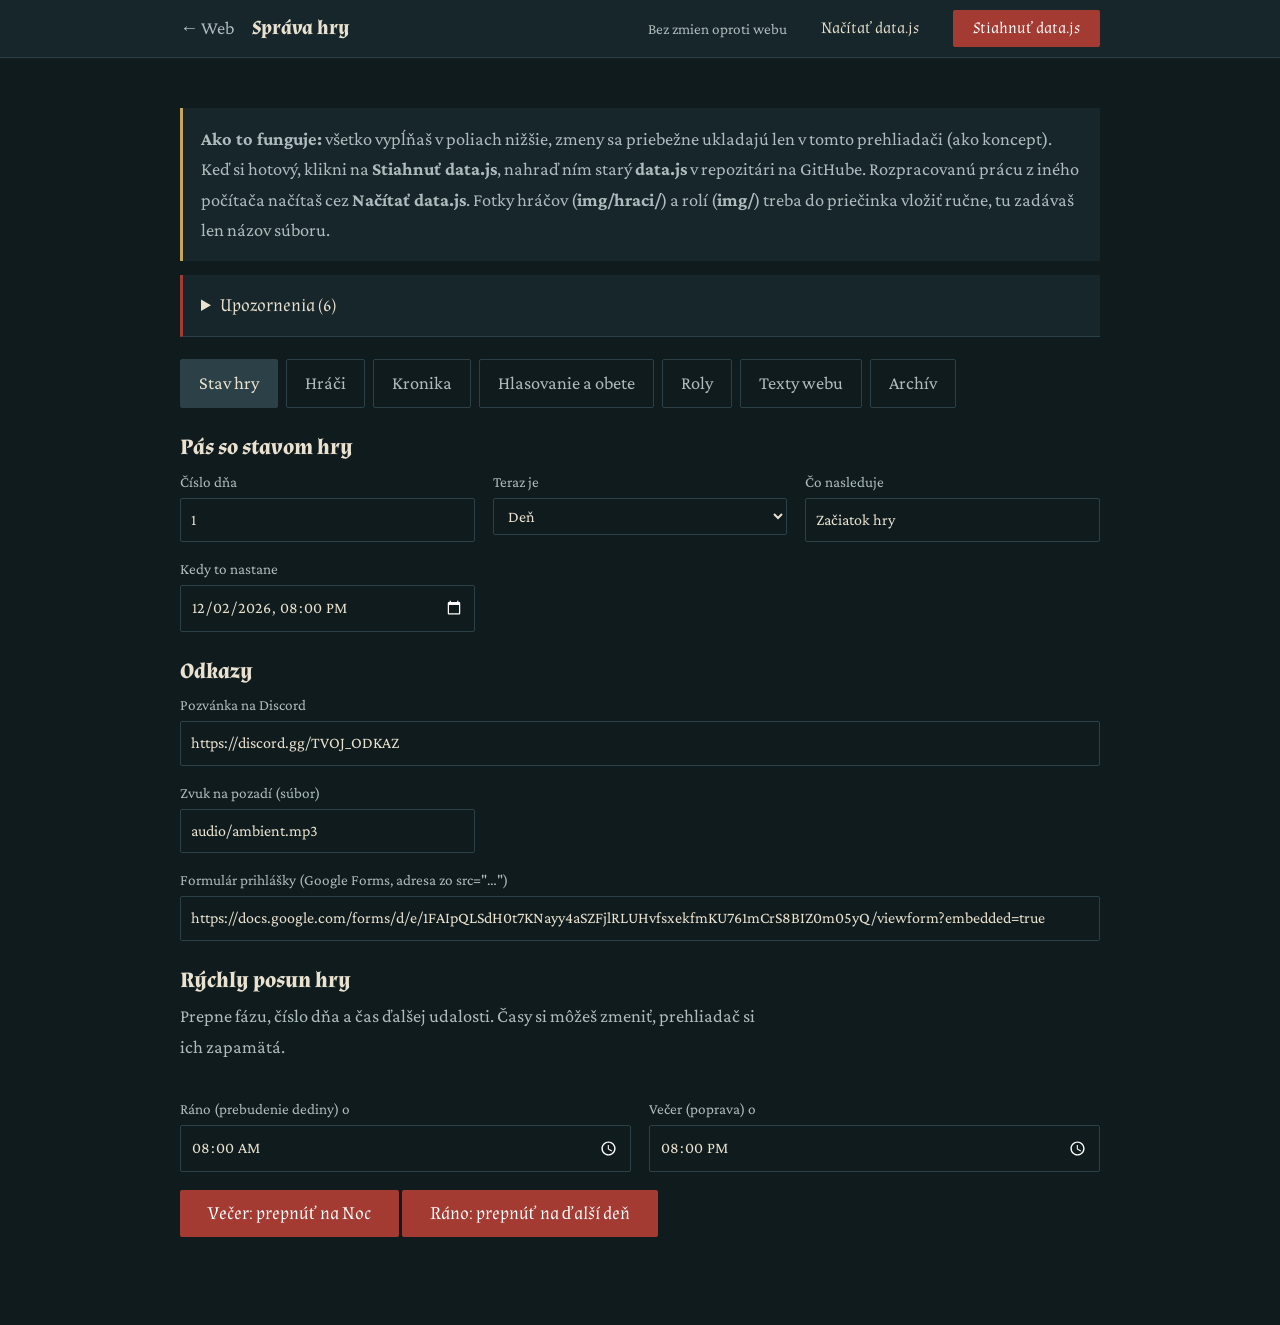
<file: admin.html>
<!DOCTYPE html>
<html lang="sk">
<head>
<meta charset="utf-8">
<meta name="viewport" content="width=device-width, initial-scale=1">
<meta name="robots" content="noindex, nofollow">
<title>Správa – Santosville</title>
<link rel="icon" href="data:image/svg+xml,<svg xmlns=%27http://www.w3.org/2000/svg%27 viewBox=%270 0 100 100%27><text y=%27.9em%27 font-size=%2790%27>🌕</text></svg>">
<link rel="preconnect" href="https://fonts.googleapis.com">
<link rel="preconnect" href="https://fonts.gstatic.com" crossorigin>
<link href="https://fonts.googleapis.com/css2?family=Almendra:ital,wght@0,400;0,700;1,400&family=Crimson+Pro:wght@400;600&display=swap" rel="stylesheet">
<link rel="stylesheet" href="style.css">
<script src="data.js"></script>
<script src="admin.js"></script>
</head>
<body class="admin">

<div class="admin-bar">
  <div class="wrap">
    <a class="logo" href="index.html">&larr; Web</a>
    <b>Správa hry</b>
    <span id="a-stav" class="a-stav">Bez zmien</span>
    <button type="button" class="btn druhy" id="a-nacitat">Načítať data.js</button>
    <input type="file" id="a-subor" accept=".js,text/javascript" hidden>
    <button type="button" class="btn" id="a-stiahnut">Stiahnuť data.js</button>
  </div>
</div>

<section class="prvy-radok" style="border-top:0">
  <div class="wrap">
    <div class="poznamka" id="a-navod">
      <b>Ako to funguje:</b> všetko vypĺňaš v poliach nižšie, zmeny sa priebežne ukladajú len v tomto prehliadači (ako koncept).
      Keď si hotový, klikni na <b>Stiahnuť data.js</b>, nahraď ním starý <b>data.js</b> v repozitári na GitHube. Rozpracovanú prácu z iného počítača načítaš cez <b>Načítať data.js</b>.
      Fotky hráčov (<b>img/hraci/</b>) a rolí (<b>img/</b>) treba do priečinka vložiť ručne, tu zadávaš len názov súboru.
    </div>
    <div class="poznamka" id="a-koncept" hidden>
      Načítal sa tvoj rozpracovaný koncept z tohto prehliadača.
      <button type="button" class="zmaz" id="a-zahodit">Zahodiť koncept a načítať dáta z webu</button>
    </div>
    <details class="poznamka kontrola" id="a-kontrola" hidden></details>
    <div class="a-taby" id="a-taby" role="tablist"></div>
    <div id="a-panel"></div>
    <datalist id="a-hraci"></datalist>
    <datalist id="a-roly"></datalist>
  </div>
</section>

</body>
</html>
</file>
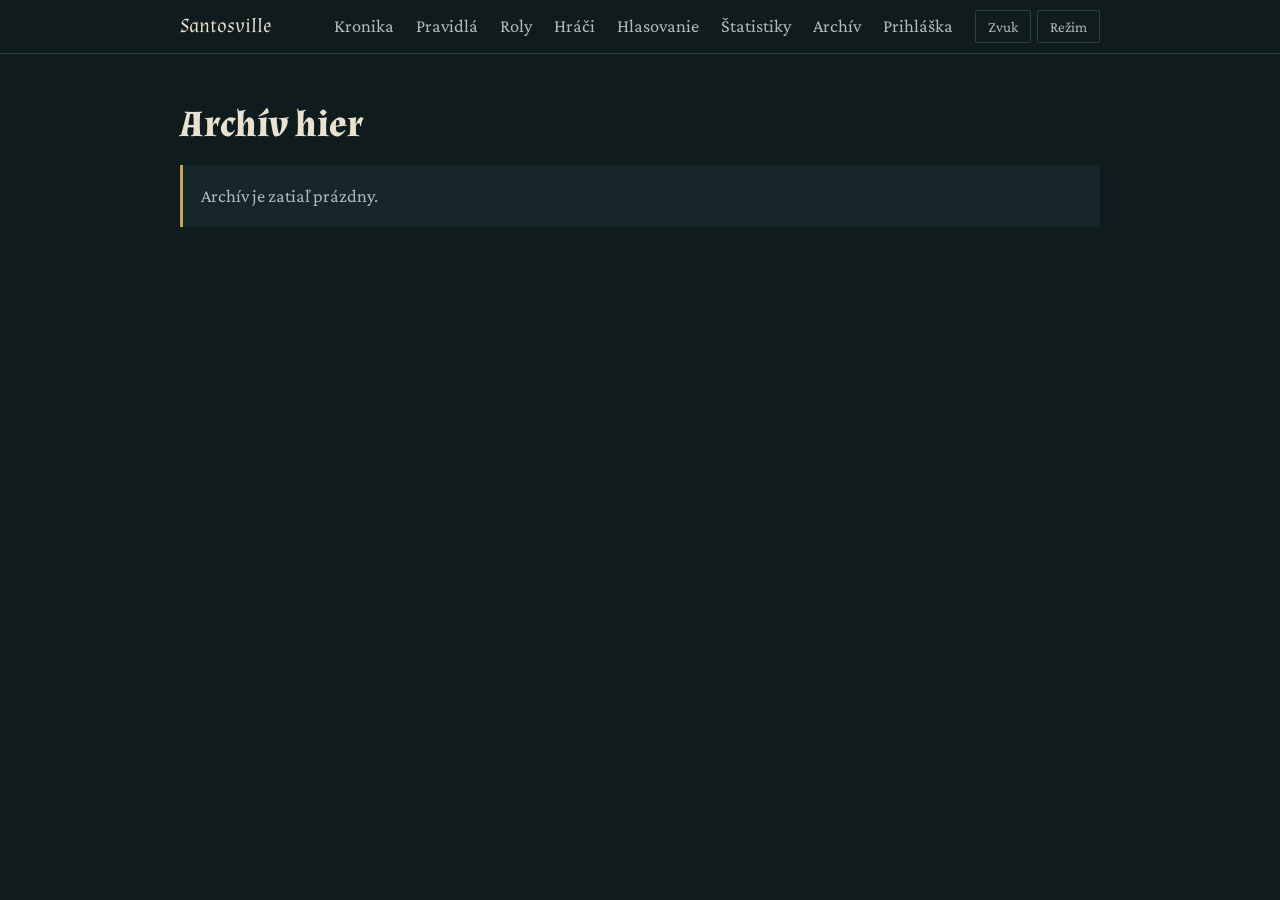
<file: archiv.html>
<!DOCTYPE html>
<html lang="sk">
<head>
<meta charset="utf-8">
<meta name="viewport" content="width=device-width, initial-scale=1">
<title>Archív – Santosville</title>
<link rel="icon" href="data:image/svg+xml,<svg xmlns=%27http://www.w3.org/2000/svg%27 viewBox=%270 0 100 100%27><text y=%27.9em%27 font-size=%2790%27>🌕</text></svg>">
<link rel="preconnect" href="https://fonts.googleapis.com">
<link rel="preconnect" href="https://fonts.gstatic.com" crossorigin>
<link href="https://fonts.googleapis.com/css2?family=Almendra:ital,wght@0,400;0,700;1,400&family=Crimson+Pro:wght@400;600&display=swap" rel="stylesheet">
<link rel="stylesheet" href="style.css">
<script src="data.js"></script>
<script src="app.js"></script>
</head>
<body>
<div id="nav"></div>
<section class="prvy-radok" style="border-top:0">
  <div class="wrap">
    <h2>Archív hier</h2>
    <!-- <p class="lead">Odohrané kolá, najnovšie navrchu. Pridávaš ich do <b>data.js</b> (zoznam ARCHIV).</p> -->
        <div id="exp-nastroj" class="poznamka" hidden>
      <b>Nástroj pre moderátora:</b> vytvorí záznam z aktuálnej hry (hráči, roly, hlasy).
      <p><button type="button" class="btn" id="exp-btn">Vytvoriť záznam z aktuálnej hry</button></p>
      <p><button type="button" class="btn druhy" id="zaloha-btn">Stiahnuť zálohu všetkých dát</button></p>
      <p id="exp-info"></p>
      <textarea id="exp-out" rows="14" readonly hidden></textarea>
    </div>
    <div id="archiv"></div>
  </div>
</section>
</body>
</html>
</file>
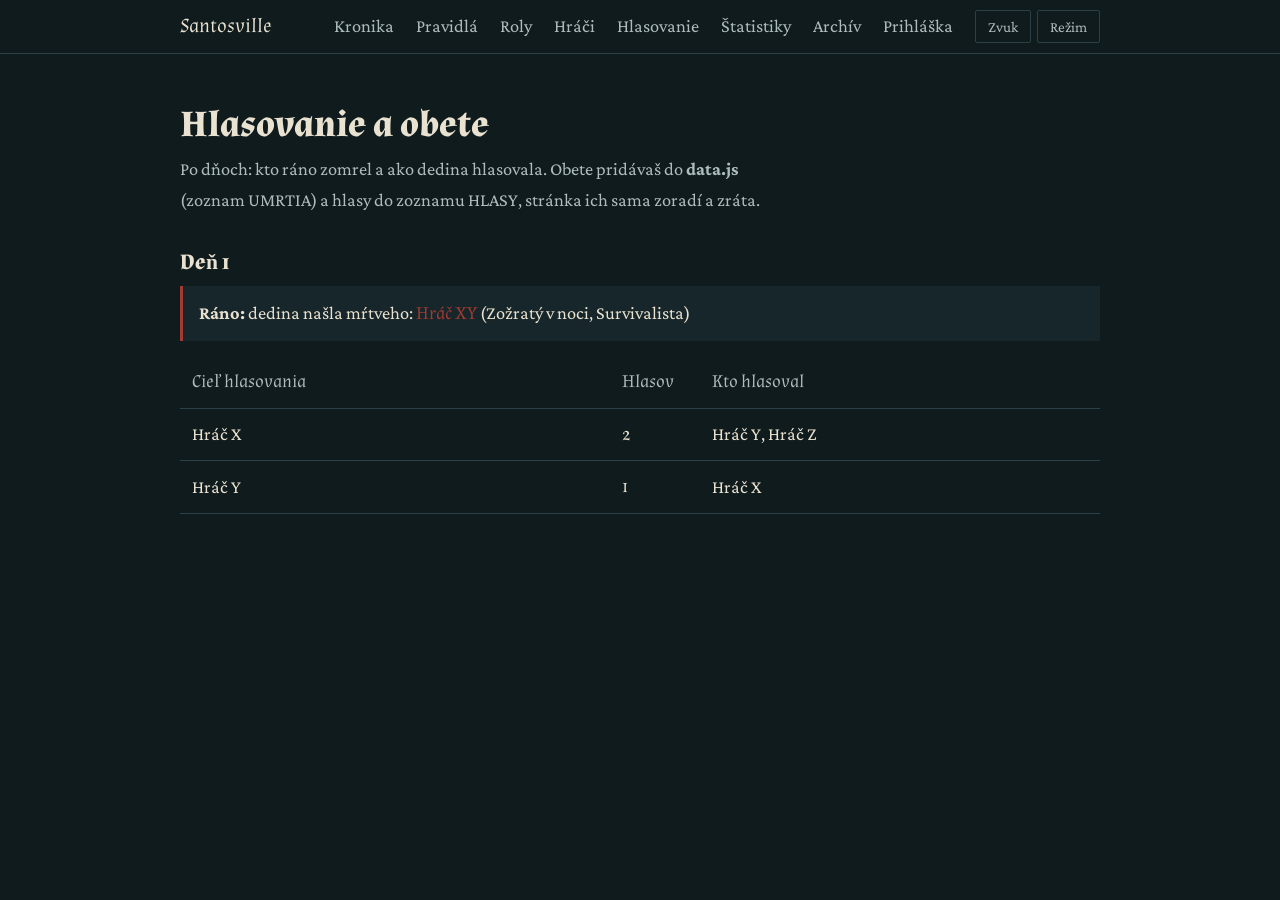
<file: hlasovanie.html>
<!DOCTYPE html>
<html lang="sk">
<head>
<meta charset="utf-8">
<meta name="viewport" content="width=device-width, initial-scale=1">
<title>Hlasovanie – Santosville</title>
<link rel="icon" href="data:image/svg+xml,<svg xmlns=%27http://www.w3.org/2000/svg%27 viewBox=%270 0 100 100%27><text y=%27.9em%27 font-size=%2790%27>🌕</text></svg>">
<link rel="preconnect" href="https://fonts.googleapis.com">
<link rel="preconnect" href="https://fonts.gstatic.com" crossorigin>
<link href="https://fonts.googleapis.com/css2?family=Almendra:ital,wght@0,400;0,700;1,400&family=Crimson+Pro:wght@400;600&display=swap" rel="stylesheet">
<link rel="stylesheet" href="style.css">
<script src="data.js"></script>
<script src="app.js"></script>
</head>
<body>
<div id="nav"></div>
<section class="prvy-radok" style="border-top:0">
  <div class="wrap">
    <h2>Hlasovanie a obete</h2>
    <p class="lead">Po dňoch: kto ráno zomrel a ako dedina hlasovala. Obete pridávaš do <b>data.js</b> (zoznam UMRTIA) a hlasy do zoznamu HLASY, stránka ich sama zoradí a zráta.</p>
    <div id="hlasy"></div>
  </div>
</section>
</body>
</html>
</file>
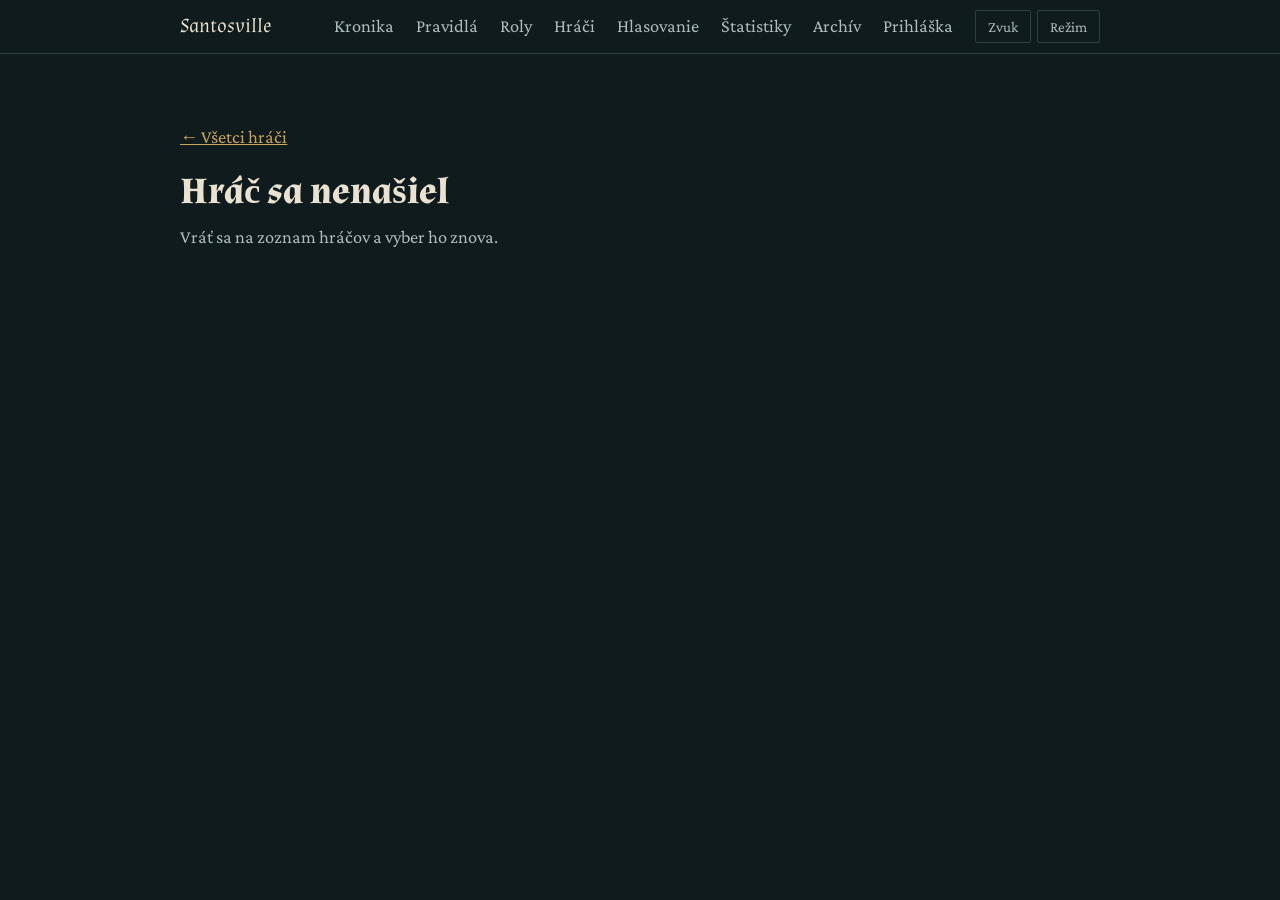
<file: hrac.html>
<!DOCTYPE html>
<html lang="sk">
<head>
<meta charset="utf-8">
<meta name="viewport" content="width=device-width, initial-scale=1">
<title>Profil hráča – Santosville</title>
<link rel="icon" href="data:image/svg+xml,<svg xmlns=%27http://www.w3.org/2000/svg%27 viewBox=%270 0 100 100%27><text y=%27.9em%27 font-size=%2790%27>🌕</text></svg>">
<link rel="preconnect" href="https://fonts.googleapis.com">
<link rel="preconnect" href="https://fonts.gstatic.com" crossorigin>
<link href="https://fonts.googleapis.com/css2?family=Almendra:ital,wght@0,400;0,700;1,400&family=Crimson+Pro:wght@400;600&display=swap" rel="stylesheet">
<link rel="stylesheet" href="style.css">
<script src="data.js"></script>
<script src="app.js"></script>
</head>
<body>
<div id="nav"></div>
<section class="prvy-radok" style="border-top:0">
  <div class="wrap">
    <p><a href="hraci.html">&larr; Všetci hráči</a></p>
    <div id="profil"></div>
  </div>
</section>
</body>
</html>
</file>
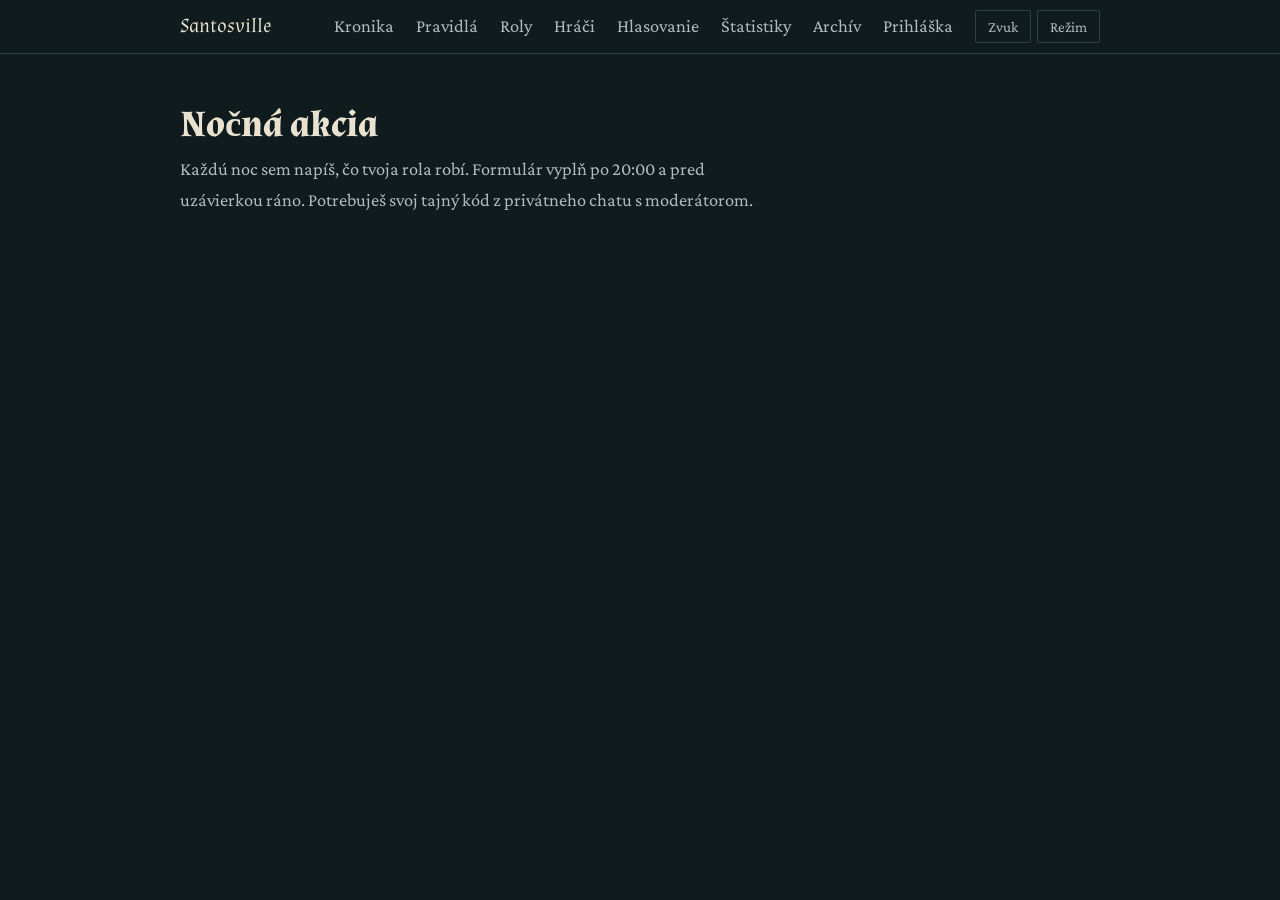
<file: noc.html>
<!DOCTYPE html>
<html lang="sk">
<head>
<meta charset="utf-8">
<meta name="viewport" content="width=device-width, initial-scale=1">
<title>Nočná akcia – Noc netvorov</title>
<link rel="icon" href="data:image/svg+xml,<svg xmlns=%27http://www.w3.org/2000/svg%27 viewBox=%270 0 100 100%27><text y=%27.9em%27 font-size=%2790%27>🌕</text></svg>">
<link rel="preconnect" href="https://fonts.googleapis.com">
<link rel="preconnect" href="https://fonts.gstatic.com" crossorigin>
<link href="https://fonts.googleapis.com/css2?family=Almendra:ital,wght@0,400;0,700;1,400&family=Crimson+Pro:wght@400;600&display=swap" rel="stylesheet">
<link rel="stylesheet" href="style.css">
<script src="data.js"></script>
<script src="app.js"></script>
</head>
<body>
<div id="nav"></div>
<section class="prvy-radok" style="border-top:0">
  <div class="wrap">
    <h2>Nočná akcia</h2>
    <p class="lead">Každú noc sem napíš, čo tvoja rola robí. Formulár vyplň po 20:00 a pred uzávierkou ráno. Potrebuješ svoj tajný kód z privátneho chatu s moderátorom.</p>
    <div id="noc-form"></div>
    <div id="noc-admin" class="poznamka" hidden>
      <b>Len pre moderátora:</b> <a id="noc-tabulka" href="#" target="_blank" rel="noopener">Otvoriť tabuľku s odpoveďami</a>
    </div>
  </div>
</section>
</body>
</html>
</file>
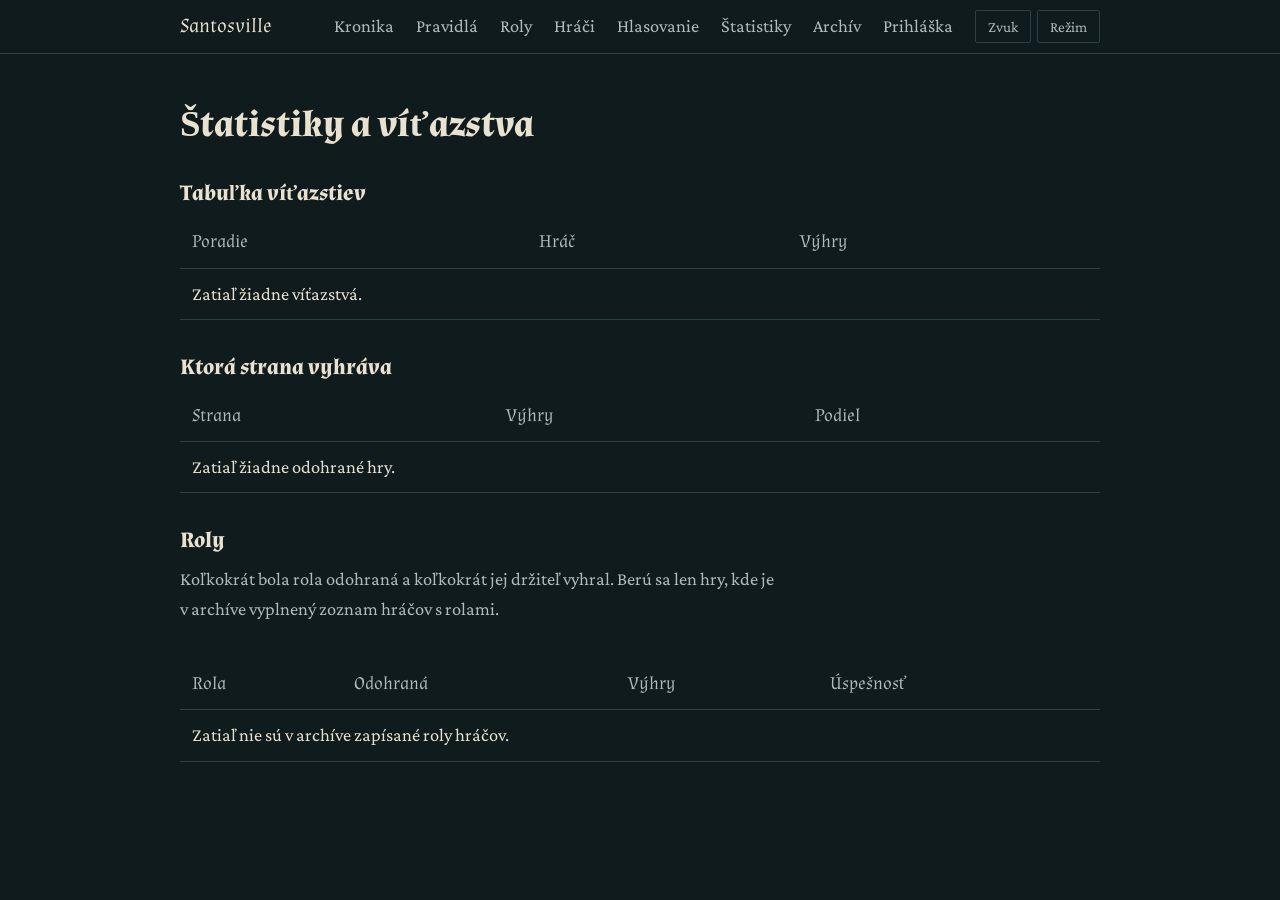
<file: vitazstva.html>
<!DOCTYPE html>
<html lang="sk">
<head>
<meta charset="utf-8">
<meta name="viewport" content="width=device-width, initial-scale=1">
<title>Štatistiky – Santosville</title>
<link rel="icon" href="data:image/svg+xml,<svg xmlns=%27http://www.w3.org/2000/svg%27 viewBox=%270 0 100 100%27><text y=%27.9em%27 font-size=%2790%27>🌕</text></svg>">
<link rel="preconnect" href="https://fonts.googleapis.com">
<link rel="preconnect" href="https://fonts.gstatic.com" crossorigin>
<link href="https://fonts.googleapis.com/css2?family=Almendra:ital,wght@0,400;0,700;1,400&family=Crimson+Pro:wght@400;600&display=swap" rel="stylesheet">
<link rel="stylesheet" href="style.css">
<script src="data.js"></script>
<script src="app.js"></script>
</head>
<body>
<div id="nav"></div>
<section class="prvy-radok" style="border-top:0">
  <div class="wrap">
    <h2>Štatistiky a víťazstva</h2>
   <!--  <p class="lead">Všetko sa počíta samo z archívu hier v <b>data.js</b>.</p> -->

    <h3>Tabuľka víťazstiev</h3>
    <div class="tbl"><table>
      <thead><tr><th>Poradie</th><th>Hráč</th><th>Výhry</th></tr></thead>
      <tbody id="vitazstva"></tbody>
    </table></div>

    <h3>Ktorá strana vyhráva</h3>
    <div class="tbl"><table>
      <thead><tr><th>Strana</th><th>Výhry</th><th>Podiel</th></tr></thead>
      <tbody id="stat-strany"></tbody>
    </table></div>

    <h3>Roly</h3>
    <p class="lead">Koľkokrát bola rola odohraná a koľkokrát jej držiteľ vyhral. Berú sa len hry, kde je v archíve vyplnený zoznam hráčov s rolami.</p>
    <div class="tbl"><table>
      <thead><tr><th>Rola</th><th>Odohraná</th><th>Výhry</th><th>Úspešnosť</th></tr></thead>
      <tbody id="stat-roly"></tbody>
    </table></div>
  </div>
</section>
</body>
</html>
</file>
<file: style.css>
:root{
  --noc:#101b1d; --noc2:#17262a; --hmla:#2c4147;
  --kost:#e9e2d0; --striebro:#aebcbd; --krv:#a33b32; --zlato:#c9a45c; --mesiac:#f4f0e2;
  color-scheme: dark;
}
*{box-sizing:border-box}
html{scroll-behavior:smooth;scroll-padding-top:70px}
body{margin:0;background:var(--noc);color:var(--kost);font-family:"Crimson Pro",Georgia,serif;font-size:1.15rem;line-height:1.65}
h1,h2,h3{font-family:Almendra,Georgia,serif;font-weight:700;line-height:1.15;margin:0}
a{color:var(--zlato)}
a:focus-visible,button:focus-visible{outline:2px solid var(--zlato);outline-offset:3px}
.wrap{max-width:960px;margin:0 auto;padding:0 20px}

/* Navigácia */
nav{position:sticky;top:0;z-index:10;background:rgba(16,27,29,.94);border-bottom:1px solid var(--hmla)}
nav .wrap{display:flex;gap:6px 22px;flex-wrap:wrap;align-items:center;padding-top:10px;padding-bottom:10px}
nav b{font-family:Almendra,serif;font-size:1.25rem;margin-right:auto}
nav a{text-decoration:none;color:var(--striebro)}
nav a:hover{color:var(--kost)}

/* Hero */
.hero{position:relative;overflow:hidden;text-align:center;padding:110px 20px 130px;
  background:radial-gradient(ellipse at 50% 0%,var(--hmla),var(--noc) 70%)}
.moon{width:150px;height:150px;border-radius:50%;margin:0 auto 34px;
  background:radial-gradient(circle at 35% 35%,#f4f0e2,#b9c4c3 70%);box-shadow:0 0 70px 14px rgba(174,188,189,.28)}
.hero h1{font-size:clamp(2.8rem,9vw,5.5rem);letter-spacing:.02em}
.hero p{max-width:34ch;margin:18px auto 30px;color:var(--striebro);font-size:1.3rem}
.btn{display:inline-block;padding:12px 28px;background:var(--krv);color:var(--kost);text-decoration:none;font-family:Almendra,serif;font-size:1.15rem;border-radius:2px}
.btn:hover{background:#b94a40}

section{padding:70px 0;border-top:1px solid var(--hmla)}
section h2{font-size:2.3rem;margin-bottom:8px}
.lead{color:var(--striebro);margin:0 0 34px;max-width:60ch}

/* Pravidlá – časová os dňa a noci */
.cas{list-style:none;margin:0;padding:0;border-left:2px solid var(--hmla)}
.cas li{position:relative;padding:0 0 22px 26px}
.cas li::before{content:"";position:absolute;left:-7px;top:9px;width:12px;height:12px;border-radius:50%;background:var(--krv)}
.cas li.den::before{background:var(--zlato)}
.cas time{font-family:Almendra,serif;font-size:1.3rem;display:block}

/* Roly */
.roly{display:grid;grid-template-columns:repeat(auto-fill,minmax(210px,1fr));gap:20px;margin-top:10px}
.rola{background:var(--noc2);border:1px solid var(--hmla);border-radius:3px;overflow:hidden}
.rola .foto{aspect-ratio:4/3;background:var(--hmla);display:grid;place-items:center;color:var(--striebro);font-style:italic}
.rola .foto img{width:100%;height:100%;object-fit:cover;display:block}
.rola div.txt{padding:14px 16px 18px}
.rola h3{font-size:1.35rem}
.rola .tim{font-size:.95rem;margin:2px 0 8px;color:var(--zlato)}
.rola.netvor .tim{color:var(--krv)}
.rola.netvor{border-color:#5b2a27}
.rola p{margin:0;font-size:1.02rem;line-height:1.5}

/* Tabuľka hráčov */
table{width:100%;border-collapse:collapse}
th,td{text-align:left;padding:10px 12px;border-bottom:1px solid var(--hmla)}
th{font-family:Almendra,serif;font-weight:400;color:var(--striebro)}
.mrtvy td{color:#7d8c8d;text-decoration:line-through}
.mrtvy td:last-child{text-decoration:none}
.tbl{overflow-x:auto}

/* Kronika */
.den-zaznam{padding:22px 0;border-bottom:1px solid var(--hmla)}
.den-zaznam h3{font-size:1.5rem;margin-bottom:6px}
.den-zaznam .noc{color:var(--striebro)}
.den-zaznam .poprava{color:var(--krv)}

iframe{width:100%;border:1px solid var(--hmla);border-radius:3px;background:var(--noc2)}
.poznamka{padding:16px 18px;background:var(--noc2);border-left:3px solid var(--zlato);color:var(--striebro)}
footer{padding:40px 0;text-align:center;color:var(--striebro);border-top:1px solid var(--hmla)}

@media (prefers-reduced-motion:reduce){html{scroll-behavior:auto}}

/* Stav hry */
.stav{background:var(--noc2);border-bottom:1px solid var(--hmla)}
.stav .wrap{display:flex;flex-wrap:wrap;gap:10px 40px;justify-content:center;padding-top:22px;padding-bottom:22px;text-align:center}
.stav div span{display:block;color:var(--striebro);font-size:.95rem}
.stav div b{font-family:Almendra,serif;font-size:1.6rem;font-weight:700}
.stav .odpocet{color:var(--zlato)}
/* Filter rolí */
.filter{display:flex;flex-wrap:wrap;gap:8px;margin-bottom:22px}
.filter button{background:none;border:1px solid var(--hmla);color:var(--striebro);padding:6px 16px;font:inherit;border-radius:2px;cursor:pointer}
.filter button[aria-pressed="true"]{background:var(--hmla);color:var(--kost)}
.rola.neutral{border-color:#4d3d73}
.rola.neutral .tim{color:#b9a2e8}
html[data-theme="svetla"] .rola.neutral{border-color:#b7a6d6}
html[data-theme="svetla"] .rola.neutral .tim{color:#5b3f8c}
.rola[hidden]{display:none}
/* Otázky */
details{border-bottom:1px solid var(--hmla);padding:14px 0}
summary{cursor:pointer;font-family:Almendra,serif;font-size:1.25rem}
details p{margin:10px 0 0;color:var(--striebro)}
.btn.druhy{background:none;border:1px solid var(--striebro);color:var(--kost);margin-left:8px}
.btn.druhy:hover{background:var(--hmla)}
.hero .btn{margin:6px 4px}

/* ===== Svetlý režim ===== */
html[data-theme="svetla"]{
  --noc:#f1ebdc; --noc2:#e6dfcb; --hmla:#cbc1a6;
  --kost:#1e2b2d; --striebro:#4a5b5d; --krv:#9a2e26; --zlato:#7a5a14; --mesiac:#5b4510;
  color-scheme: light;
}
html[data-theme="svetla"] nav{background:rgba(241,235,220,.95)}
.btn{color:#fff}
.btn.druhy{color:var(--kost)}
html[data-theme="svetla"] .moon{background:radial-gradient(circle at 35% 35%,#fffdf4,#d9d2bd 70%);box-shadow:0 0 60px 12px rgba(122,90,20,.18)}

/* ===== Navigácia – nástroje ===== */
nav .logo{font-family:Almendra,serif;font-size:1.25rem;margin-right:auto;color:var(--kost)}
nav .nastroje{display:flex;gap:6px}
nav .nastroje button{background:none;border:1px solid var(--hmla);color:var(--striebro);padding:3px 12px;font:inherit;font-size:.95rem;border-radius:2px;cursor:pointer}
nav .nastroje button[aria-pressed="true"]{background:var(--hmla);color:var(--kost)}
nav b{display:none}

/* ===== Mozaika hráčov v pozadí úvodu ===== */
.hero>*:not(.mozaika){position:relative;z-index:1}
.mozaika{position:absolute;inset:0;z-index:0;display:flex;justify-content:space-between;align-items:center;
  padding:16px 28px;pointer-events:none}
.mozaika .strana{display:grid;grid-template-columns:repeat(2,1fr);gap:14px 12px;width:min(24%,230px)}
.mozaika .strana>a{display:block;text-align:center;min-width:0;pointer-events:auto}
.mozaika .av{width:100%;opacity:.6;transition:opacity .2s,box-shadow .2s,border-color .2s}
.mozaika em{display:block;margin-top:5px;font:normal 400 .9rem/1.2 Almendra,Georgia,serif;color:var(--mesiac);
  text-shadow:0 0 8px rgba(244,240,226,.55),0 0 18px rgba(174,188,189,.35);white-space:nowrap;overflow:hidden;text-overflow:ellipsis}
html[data-theme="svetla"] .mozaika em{text-shadow:0 0 8px rgba(122,90,20,.25)}
.mozaika a:hover .av{opacity:1;border-color:var(--mesiac);box-shadow:0 0 18px 3px rgba(244,240,226,.45)}
.mozaika .mrtvy .av{filter:grayscale(1);opacity:.35}
.mozaika .mrtvy em{color:var(--striebro);text-shadow:none;text-decoration:line-through;opacity:.7}

/* ===== Avatar hráča ===== */
.av{position:relative;display:block;aspect-ratio:1;border-radius:50%;overflow:hidden;background:var(--hmla);border:1px solid var(--hmla)}
.av::before{content:attr(data-i);position:absolute;inset:0;display:grid;place-items:center;font-family:Almendra,serif;font-size:1.6rem;color:var(--striebro)}
.av img{position:absolute;inset:0;width:100%;height:100%;object-fit:cover}
.av.velky{width:110px;margin:0 auto 8px}

/* ===== Hráči ===== */
.hraci-steny{display:grid;grid-template-columns:repeat(auto-fill,minmax(130px,1fr));gap:22px 14px;margin:10px 0 50px;text-align:center}
.hrac b{display:block;font-family:Almendra,serif;font-size:1.1rem}
.hrac small{color:var(--zlato)}
.hrac.mrtvy .av{filter:grayscale(1);opacity:.55}
.hrac.mrtvy b{text-decoration:line-through;color:var(--striebro)}
.hrac.mrtvy small{color:var(--krv)}
.pocet{font-family:Almendra,serif;font-size:1.2rem}
td.pocet{width:90px}
h3{margin:36px 0 10px}

/* ===== Archív ===== */
.archiv-hra{background:var(--noc2);border:1px solid var(--hmla);border-left:3px solid var(--zlato);padding:18px 22px;margin-bottom:18px;border-radius:2px}
.archiv-hra h3{margin:0 0 4px;font-size:1.5rem}
.archiv-hra .meta{color:var(--striebro);font-size:1rem}
.archiv-hra p{margin:10px 0 0}
.archiv-hra .vitazi{color:var(--zlato)}
.prvy-radok{padding-top:50px}

@media (max-width:700px){
  .hero{padding:170px 16px 180px}
  .mozaika{flex-direction:column;justify-content:space-between;align-items:stretch;padding:10px 12px}
  .mozaika .strana{grid-template-columns:repeat(4,1fr);width:100%;gap:8px;justify-items:center}
  .mozaika .strana>a{width:100%;max-width:62px}
  .mozaika em{font-size:.7rem}
}

/* ===== Archív: priebeh hry ===== */
.archiv-hra details.priebeh{margin-top:14px;border-top:1px solid var(--hmla);padding-top:12px}
.archiv-hra h4{font-family:Almendra,serif;font-size:1.15rem;margin:18px 0 8px;color:var(--striebro)}
.archiv-hra .den-zaznam{padding:12px 0}
.archiv-hra .den-zaznam h3{font-size:1.2rem}
.archiv-hra .den-zaznam p{margin:4px 0}
.hlasy-riadok{color:var(--striebro);font-size:1rem}
#exp-out{width:100%;font:.85rem/1.4 ui-monospace,Consolas,monospace;background:var(--noc);color:var(--kost);border:1px solid var(--hmla);padding:10px}

.zmaz{background:none;border:1px solid var(--krv);color:var(--krv);padding:6px 14px;font:inherit;border-radius:2px;cursor:pointer}
.zmaz:hover{background:var(--krv);color:#fff}

/* ===== Dni: obete a hlasovanie ===== */
.den-blok{margin-bottom:34px}
.ranne{padding:12px 16px;background:var(--noc2);border-left:3px solid var(--krv);margin:6px 0 16px}
.obet{font-family:Almendra,serif;font-size:1.15rem;color:var(--krv)}

/* ===== Príbeh ===== */
.den-zaznam p{margin:8px 0;max-width:68ch}

/* ===== Odkazy v mozaike a na stene hráčov ===== */
.mozaika .strana>a{color:inherit;text-decoration:none}
a.hrac{display:block;color:inherit;text-decoration:none}
a.hrac:hover .av{border-color:var(--mesiac);box-shadow:0 0 16px 2px rgba(244,240,226,.35)}
a.hrac:hover b{color:var(--zlato)}

/* ===== Profil hráča ===== */
.profil-hlavicka{display:flex;gap:26px;align-items:center;flex-wrap:wrap;margin-bottom:10px}
.profil-hlavicka .av.velky{width:150px;margin:0}
.profil-hlavicka h2{margin-bottom:6px}
.profil-hlavicka .lead{margin-bottom:10px}

/* ===== Výber dňa v kronike ===== */
.kron-vyber{display:inline-flex;align-items:center;gap:10px;margin-bottom:20px;color:var(--striebro)}
.kron-vyber select{background:var(--noc2);color:var(--kost);border:1px solid var(--hmla);padding:8px 12px;font:inherit;border-radius:2px;max-width:100%}

/* ===== Údaje v profile hráča ===== */
.profil-info{display:grid;grid-template-columns:max-content 1fr;gap:6px 22px;margin:18px 0 6px;max-width:560px}
.profil-info dt{font-family:Almendra,serif;color:var(--striebro)}
.profil-info dd{margin:0}
.o-mne{max-width:62ch;margin:10px 0 24px;font-style:italic;color:var(--striebro)}

/* Roletka dní v páse so stavom */
.stav .kron-vyber{flex:0 0 100%;justify-content:center;margin:0 0 4px}
.stav .kron-vyber select{min-width:min(100%,260px)}

/* ===== Roly: zväčšenie a rozsvietenie po nabehnutí myšou ===== */
.rola{transition:transform .25s ease,box-shadow .25s ease,border-color .25s ease;position:relative}
.rola .foto{overflow:hidden}
.rola .foto img{transition:transform .35s ease,filter .35s ease;filter:brightness(.85)}
.rola:hover,.rola:focus-within{
  transform:scale(1.04);z-index:2;
  border-color:var(--zlato);
  box-shadow:0 0 22px 4px rgba(201,164,92,.35)}
.rola.netvor:hover,.rola.netvor:focus-within{border-color:var(--krv);box-shadow:0 0 22px 4px rgba(163,59,50,.45)}
.rola.neutral:hover,.rola.neutral:focus-within{border-color:#b9a2e8;box-shadow:0 0 22px 4px rgba(150,120,220,.45)}
.rola:hover .foto img,.rola:focus-within .foto img{transform:scale(1.12);filter:brightness(1.12)}
@media (hover:none){.rola:hover{transform:none}}
@media (prefers-reduced-motion:reduce){.rola,.rola .foto img{transition:none}}

/* ===== Fotky hráčov: zväčšenie a rozsvietenie po nabehnutí myšou ===== */
.av{transition:transform .25s ease,box-shadow .25s ease,border-color .25s ease,opacity .25s ease,filter .25s ease}
.av img{transition:transform .35s ease,filter .35s ease}
.mozaika .strana>a,a.hrac{position:relative}
.mozaika .strana>a:hover,.mozaika .strana>a:focus-visible,a.hrac:hover,a.hrac:focus-visible{z-index:2}
.mozaika a:hover .av,.mozaika a:focus-visible .av,a.hrac:hover .av,a.hrac:focus-visible .av{
  transform:scale(1.15);opacity:1;border-color:var(--mesiac);
  box-shadow:0 0 22px 5px rgba(244,240,226,.5)}
.mozaika a:hover .av img,.mozaika a:focus-visible .av img,a.hrac:hover .av img,a.hrac:focus-visible .av img{
  transform:scale(1.1);filter:brightness(1.12)}
/* mŕtvi hráči sa po nabehnutí čiastočne vrátia z šedej */
.mozaika .mrtvy:hover .av,a.hrac.mrtvy:hover .av{filter:grayscale(.4);opacity:.9}
@media (hover:none){.mozaika a:hover .av,a.hrac:hover .av{transform:none}}
@media (prefers-reduced-motion:reduce){.av,.av img{transition:none}}

/* ===== Zahmlené roly (zoznam ROLY_SKRYTE v data.js alebo trieda "skryta") ===== */
.rola.skryta>*{filter:blur(9px);opacity:.75;user-select:none;pointer-events:none}
.rola.skryta{cursor:default}
.rola.skryta:hover,.rola.skryta:focus-within{transform:none;box-shadow:none;border-color:var(--hmla)}

/* ===== Správa (admin.html) ===== */
body.admin .admin-bar{position:sticky;top:0;z-index:10;background:var(--noc2);border-bottom:1px solid var(--hmla)}
body.admin .admin-bar .wrap{display:flex;gap:8px 18px;flex-wrap:wrap;align-items:center;padding-top:10px;padding-bottom:10px}
body.admin .admin-bar .logo{color:var(--striebro);text-decoration:none}
body.admin .admin-bar b{font-family:Almendra,serif;font-size:1.25rem;margin-right:auto}
.a-stav{font-size:.95rem;color:var(--striebro)}
.a-stav.zmenene{color:var(--zlato)}
.admin-bar .btn{border:0;cursor:pointer;padding:8px 20px;font-size:1rem}
#a-navod,#a-koncept{margin-bottom:14px}
#a-koncept .zmaz{margin-left:8px}
.a-taby{display:flex;flex-wrap:wrap;gap:8px;margin:22px 0 10px}
.a-taby .tab{background:none;border:1px solid var(--hmla);color:var(--striebro);padding:8px 18px;font:inherit;border-radius:2px;cursor:pointer}
.a-taby .tab[aria-pressed="true"]{background:var(--hmla);color:var(--kost)}
#a-panel h3{margin:28px 0 8px}
.mriezka{display:grid;grid-template-columns:repeat(auto-fit,minmax(230px,1fr));gap:14px 18px}
.pole{display:flex;flex-direction:column;gap:4px;font-size:1rem}
.pole.siroke{grid-column:1/-1}
.pole>span{color:var(--striebro);font-size:.95rem}
.pole small{color:var(--striebro);opacity:.8}
.pole input:not([type=checkbox]),.pole select,.pole textarea,.a-tab input{width:100%;background:var(--noc);color:var(--kost);border:1px solid var(--hmla);padding:8px 10px;font:inherit;font-size:1rem;border-radius:2px}
.pole textarea{resize:vertical;line-height:1.5}
.pole input:focus,.pole select:focus,.pole textarea:focus,.a-tab input:focus{outline:2px solid var(--zlato);outline-offset:1px}
.pole.zaskrt{flex-direction:row;align-items:center;gap:8px}
.pole.zaskrt>span{color:var(--kost)}
.vitazi-vyber{display:flex;flex-wrap:wrap;gap:6px 18px}
.karta{border:1px solid var(--hmla);border-radius:2px;background:var(--noc2);margin-bottom:8px;padding:0}
.karta summary{padding:10px 14px;font-size:1.1rem}
.karta-telo{padding:6px 14px 16px;border-top:1px solid var(--hmla)}
.karta-telo>.mriezka{margin-top:12px}
.akcie{display:flex;flex-wrap:wrap;gap:8px;margin-top:16px}
.btn.mala,.zmaz.mala{padding:5px 14px;font-size:.95rem;font-family:inherit;cursor:pointer}
button.btn{border:0;cursor:pointer}
.prazdne{color:var(--striebro);font-style:italic}
.a-tab td{padding:6px 6px}
.a-tab td:first-child input{min-width:70px}
.a-tab td input{min-width:120px}

.a-tab input[type=checkbox]{width:auto;min-width:0}
.rychla{background:var(--noc2);border:1px solid var(--hmla);border-left:3px solid var(--krv);padding:12px 16px 4px;margin:0 0 18px;border-radius:2px}
.rychla h4{font-family:Almendra,serif;font-size:1.15rem;margin:0 0 10px;color:var(--kost)}
.rychla .info{color:var(--striebro);font-size:.95rem;margin:0 0 8px}
#a-panel h4{font-family:Almendra,serif;font-size:1.15rem;margin:18px 0 8px;color:var(--striebro)}
.kontrola{margin:14px 0;border-left-color:var(--krv)}
.kontrola summary{font-size:1.1rem;color:var(--kost)}
.kontrola ul{margin:8px 0 0;padding-left:20px}
body.admin .admin-bar .btn.druhy{margin-left:0;padding:8px 16px;font-size:1rem;cursor:pointer}
</file>
